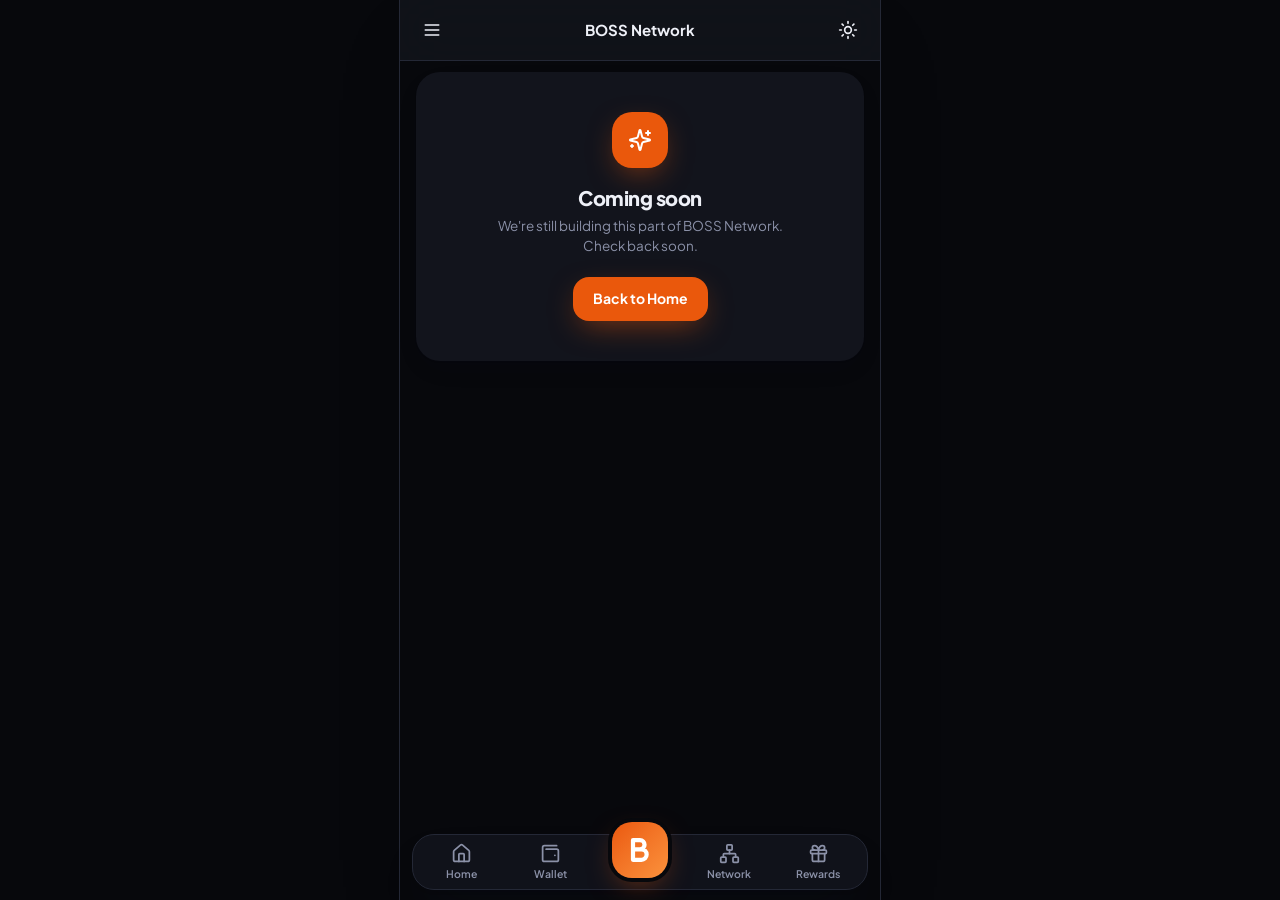
<file: index.html>
<!doctype html>
<html lang="en" data-accent="violet">
  <head>
    <meta charset="utf-8" />
    <meta name="viewport" content="width=device-width, initial-scale=1, viewport-fit=cover" />
    <title>BOSS Network</title>
    <meta name="description" content="BOSS Network — Building Opportunities, Skills, and Success." />
    <meta name="theme-color" content="#ea580c" />
    <link rel="icon" href="/icon.svg?v=2" type="image/svg+xml" />
    <link rel="preconnect" href="https://fonts.googleapis.com" />
    <link rel="preconnect" href="https://fonts.gstatic.com" crossorigin />
    <link rel="stylesheet" href="https://fonts.googleapis.com/css2?family=Plus+Jakarta+Sans:wght@400;500;600;700;800&display=swap" />
    <script>
      /* Runs before paint: applies saved theme + accent to avoid a flash */
      (function(){try{var d=document.documentElement,t=localStorage.getItem('bossnetwork-theme')||'dark',a=localStorage.getItem('bossnetwork-accent')||'orange';
      if(t==='dark'||(t==='auto'&&matchMedia('(prefers-color-scheme: dark)').matches))d.classList.add('dark');if(a)d.setAttribute('data-accent',a);}catch(e){}})();
    </script>
    <script type="module" crossorigin src="/assets/index-Dy8olaq3.js"></script>
    <link rel="stylesheet" crossorigin href="/assets/index-DtK_Y1rD.css">
  </head>
  <body>
    <div id="root"></div>
  </body>
</html>
</file>
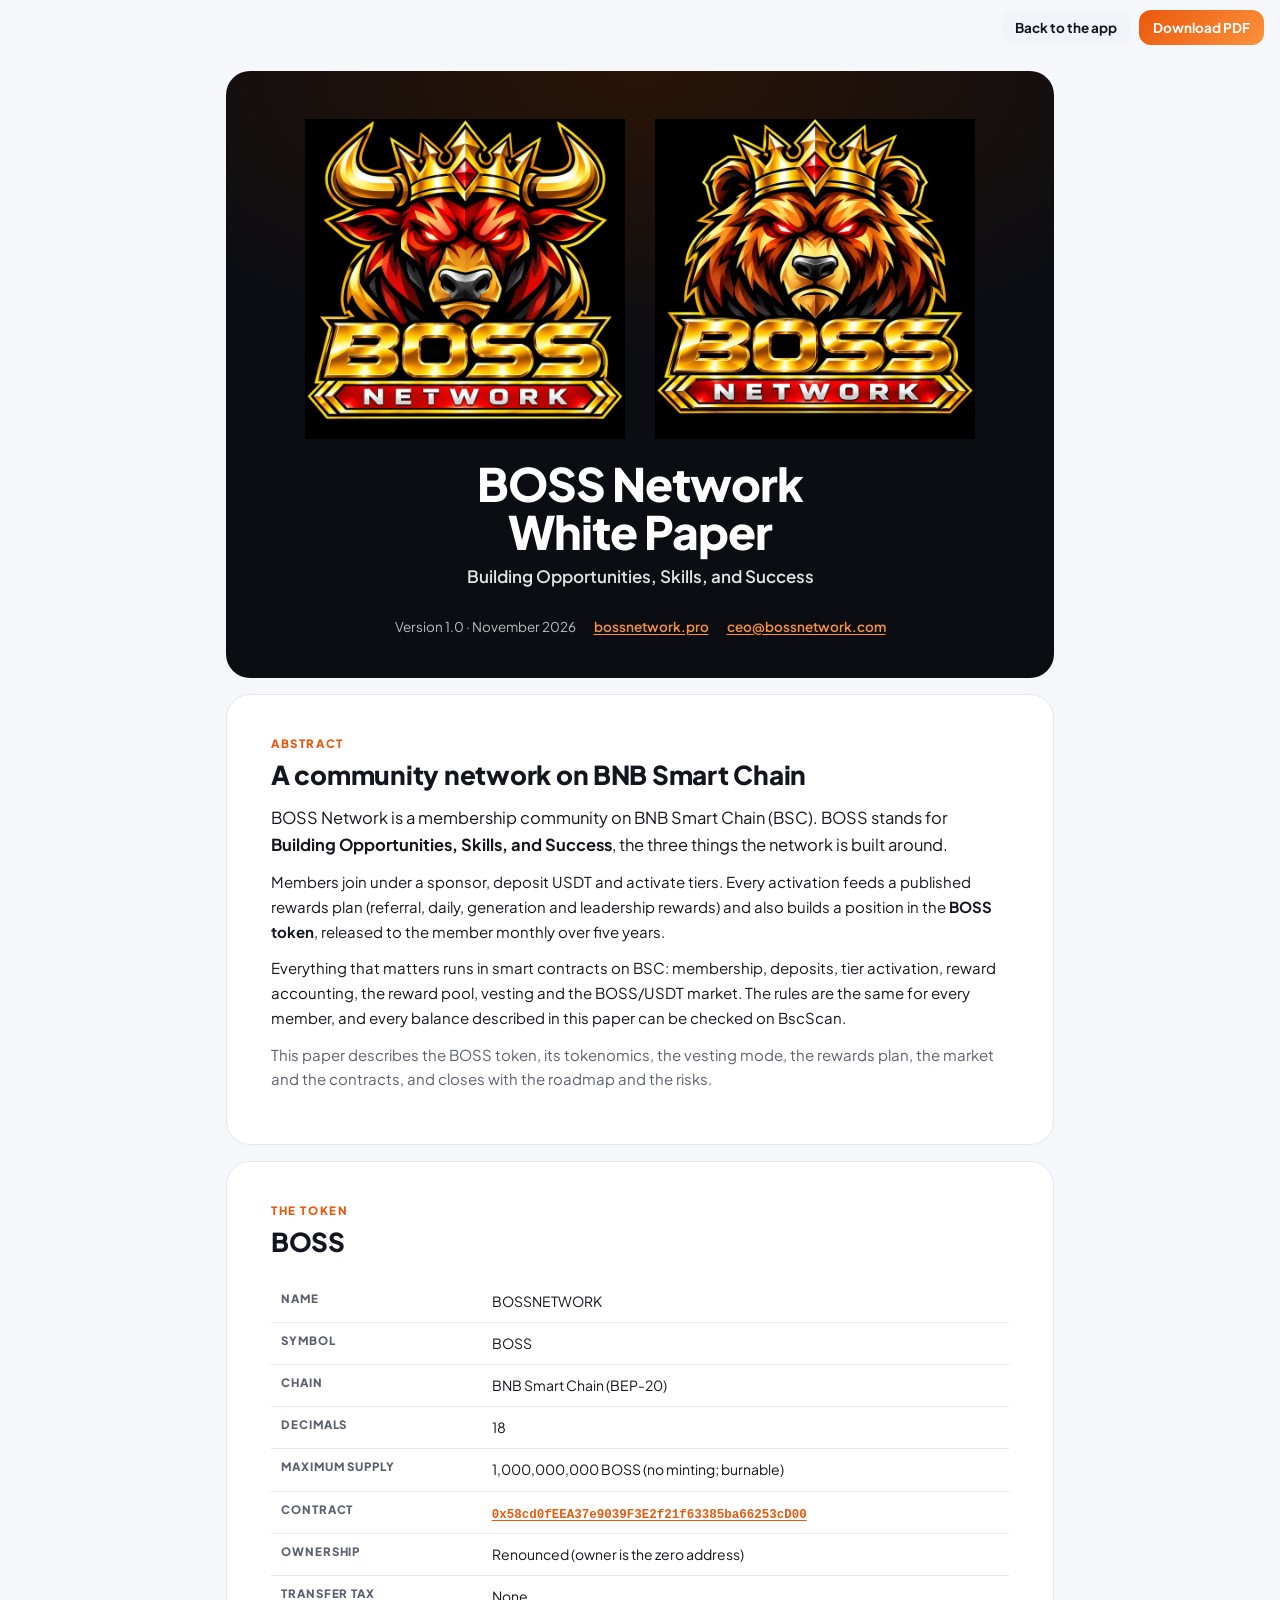
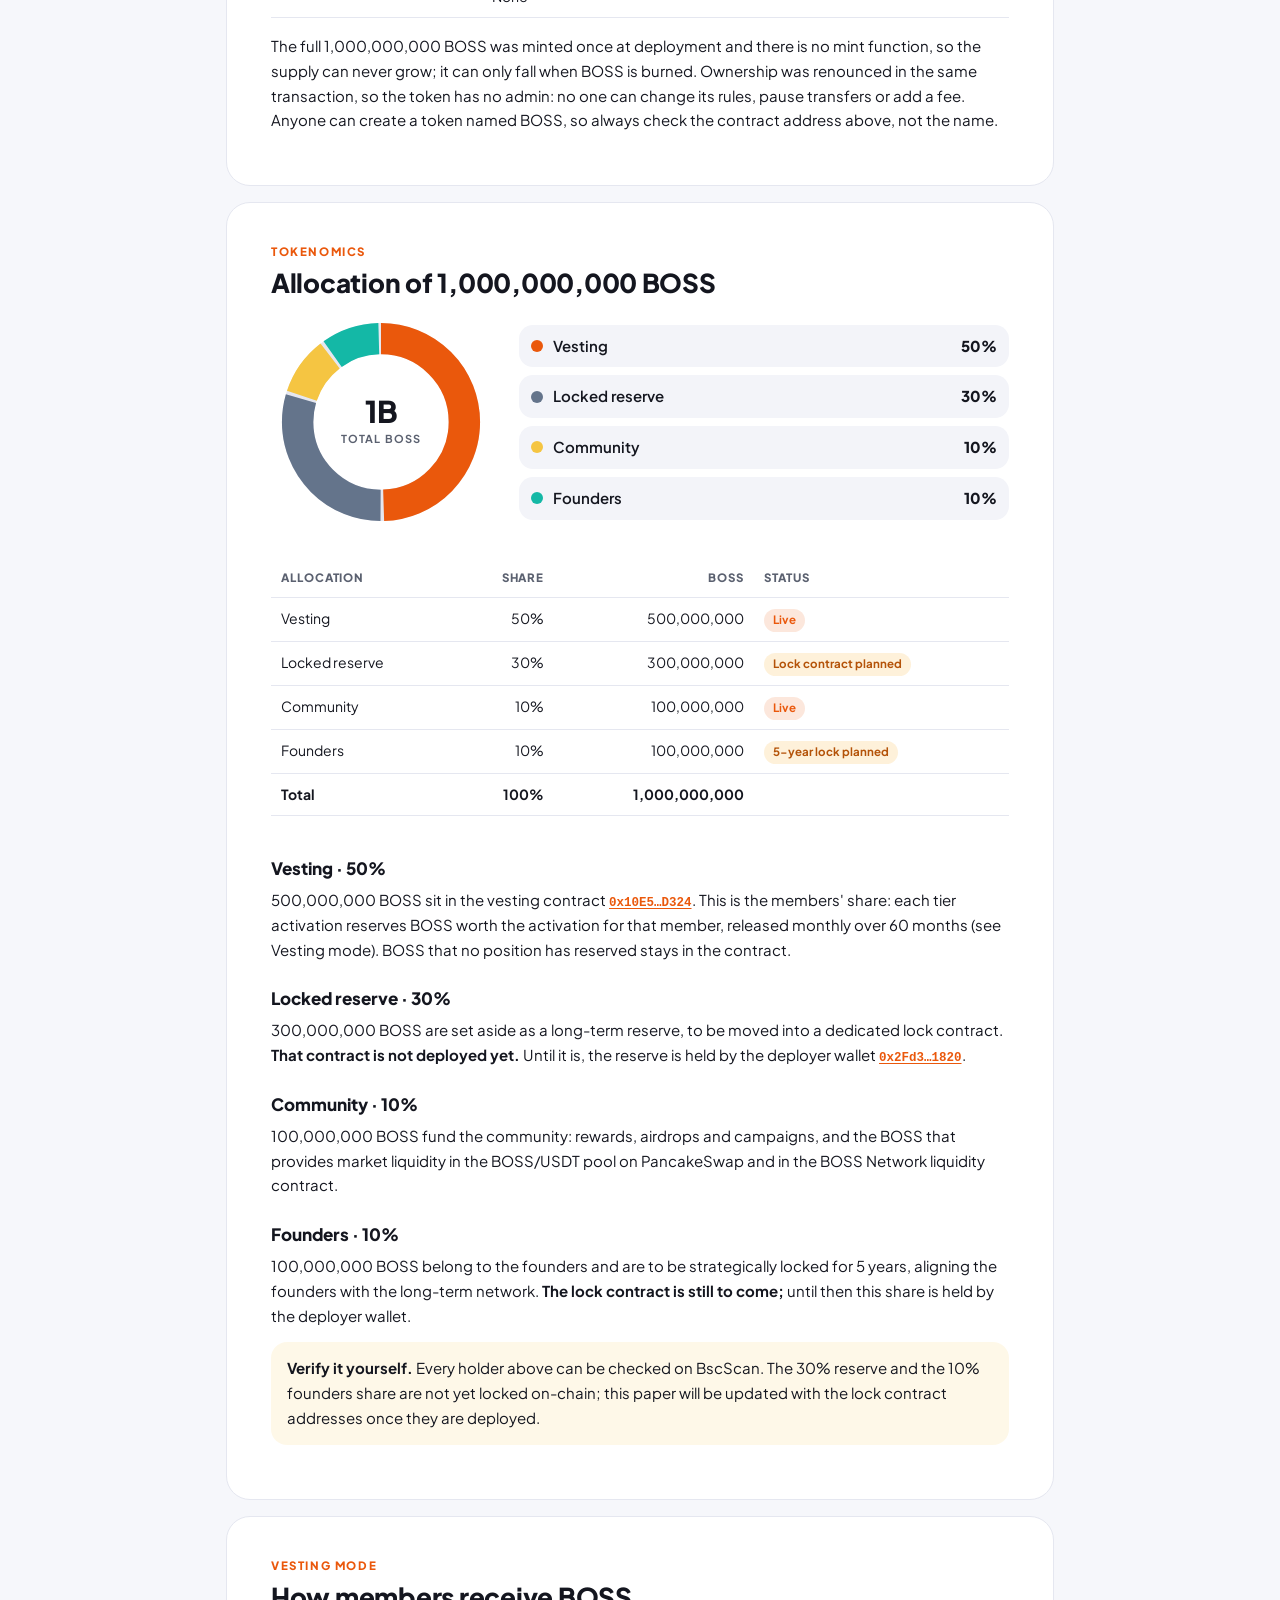
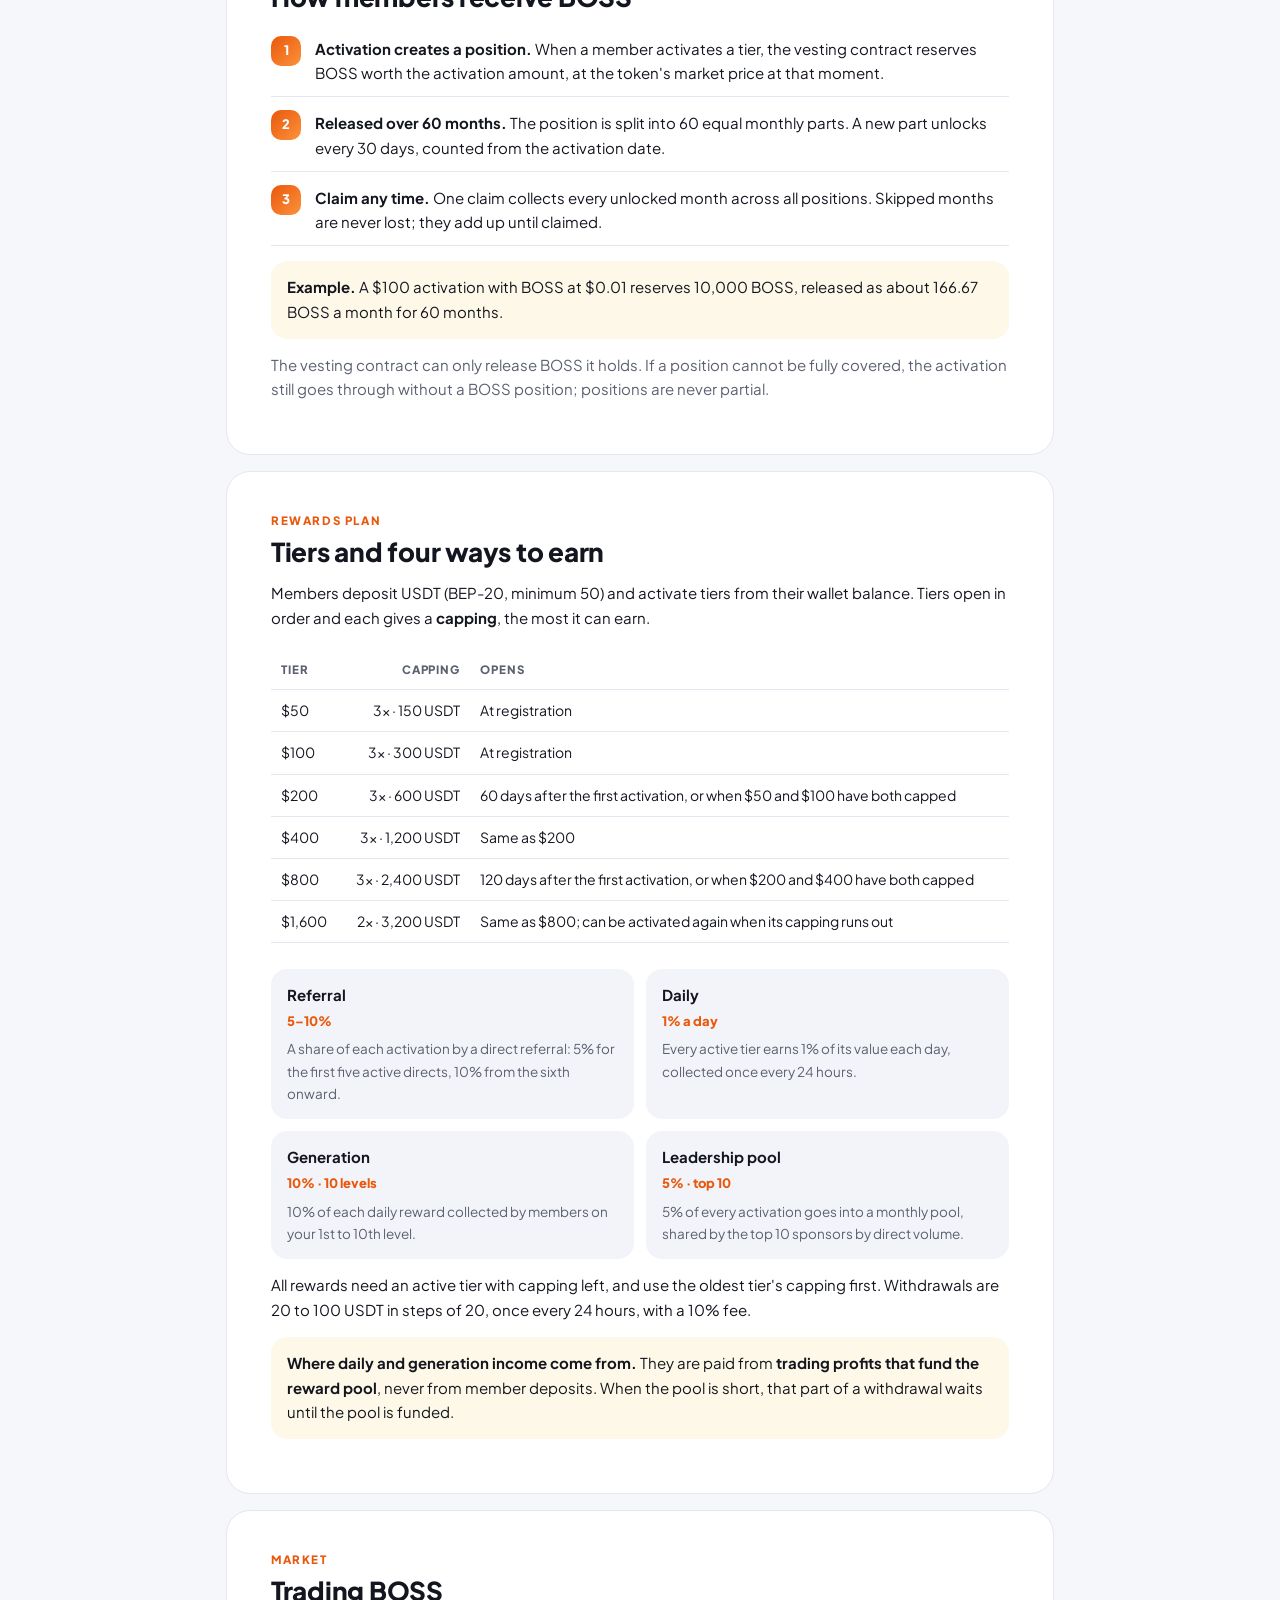
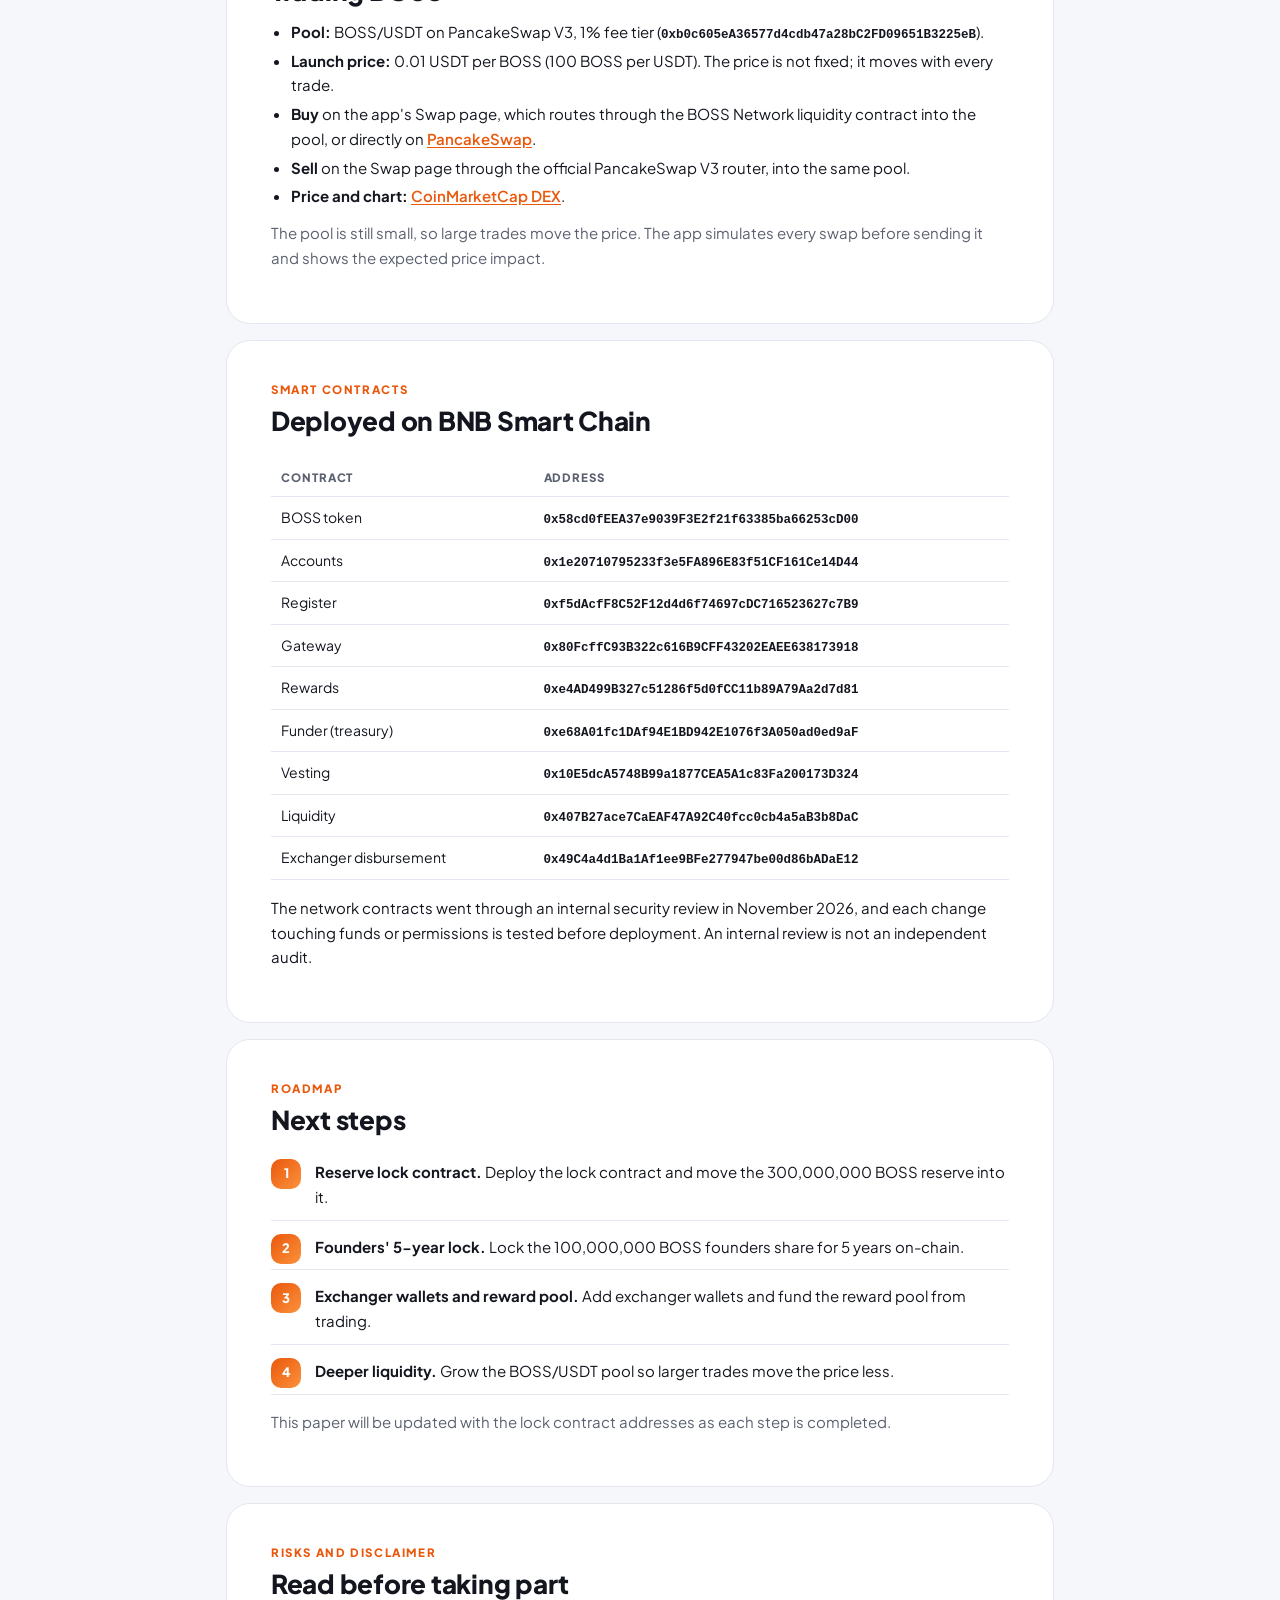
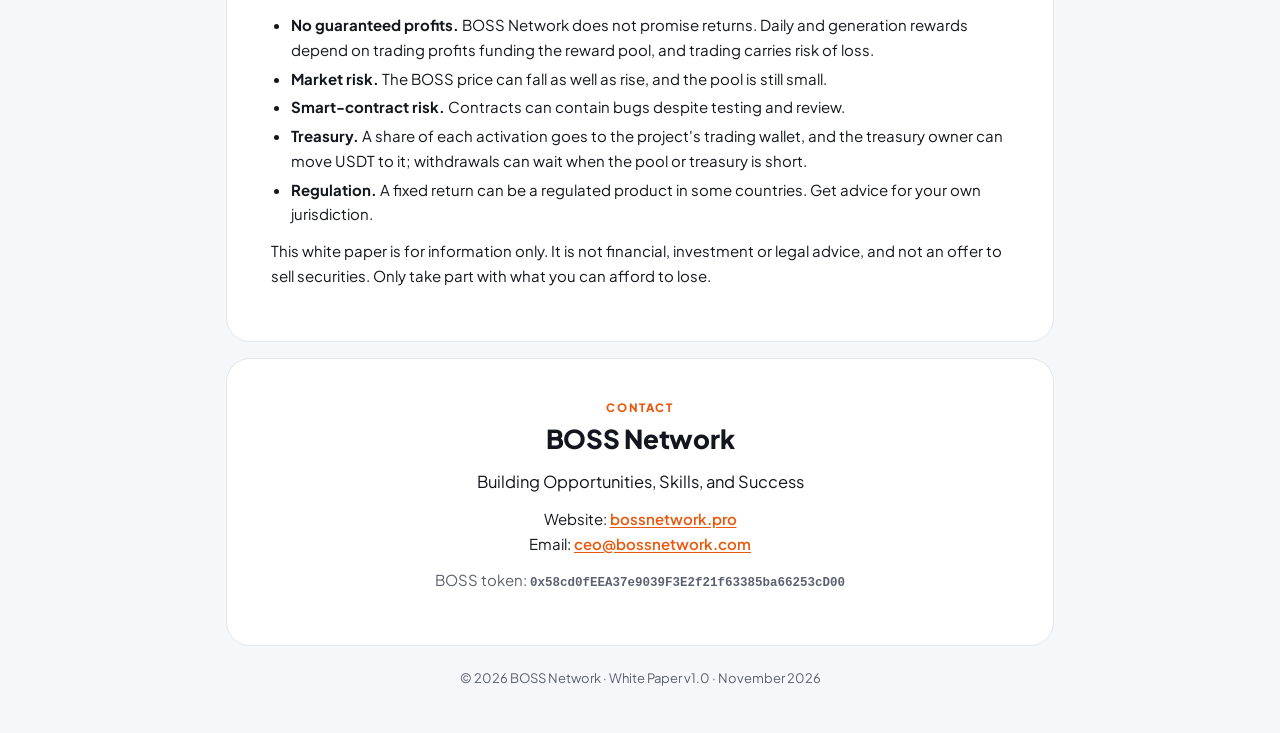
<file: whitepaper/index.html>
<!doctype html>
<html lang="en">
<head>
<meta charset="utf-8">
<meta name="viewport" content="width=device-width, initial-scale=1">
<title>BOSS Network White Paper</title>
<meta name="description" content="BOSS Network white paper: the BOSS token, tokenomics, vesting, rewards plan and smart contracts on BNB Smart Chain.">
<meta name="theme-color" content="#ea580c">
<link rel="icon" type="image/svg+xml" href="/icon.svg?v=2">
<link rel="preconnect" href="https://fonts.googleapis.com">
<link rel="preconnect" href="https://fonts.gstatic.com" crossorigin>
<link href="https://fonts.googleapis.com/css2?family=Plus+Jakarta+Sans:wght@400;500;600;700;800&display=swap" rel="stylesheet">
<!--
  Static page, copied into dist by Vite and served at /whitepaper/. The tokenomics numbers repeat
  src/config/tokenomics.js as literals (a static page can't import JS): change both together.
  Honesty rule: the 30% reserve and 10% founders share are NOT locked on-chain yet. Keep "planned"
  wording until a lock contract holds them.
-->
<style>
  :root {
    --brand: #ea580c; --brand-2: #fb923c; --gold: #f5c542;
    --bg: #f6f7fb; --paper: #ffffff; --ink: #14161f; --muted: #5b6170; --line: #e5e7f0; --soft: #f3f4f9;
    --cover: #0b0d13;
  }
  @media (prefers-color-scheme: dark) {
    :root { --bg: #0b0d13; --paper: #12141c; --ink: #f1f2f6; --muted: #a0a6b5; --line: #262a36; --soft: #1a1d27; }
  }
  * { box-sizing: border-box; }
  html { -webkit-text-size-adjust: 100%; }
  body { margin: 0; background: var(--bg); color: var(--ink); font: 400 15px/1.65 "Plus Jakarta Sans", Arial, Helvetica, sans-serif; }
  a { color: var(--brand); font-weight: 600; text-underline-offset: 2px; }
  code { font: 600 12.5px/1.4 ui-monospace, SFMono-Regular, Menlo, Consolas, monospace; word-break: break-all; }
  .toolbar { position: sticky; top: 0; z-index: 5; display: flex; gap: 8px; justify-content: flex-end; padding: 10px 16px; background: color-mix(in srgb, var(--bg) 85%, transparent); backdrop-filter: blur(10px); }
  .btn { display: inline-flex; align-items: center; gap: 6px; border: 0; border-radius: 12px; padding: 9px 14px; font: 700 13.5px "Plus Jakarta Sans", Arial, sans-serif; cursor: pointer; text-decoration: none; }
  .btn-primary { background: linear-gradient(135deg, var(--brand), var(--brand-2)); color: #fff; }
  .btn-ghost { background: var(--soft); color: var(--ink); }
  main { max-width: 860px; margin: 0 auto; padding: 0 16px 48px; }
  .page { background: var(--paper); border: 1px solid var(--line); border-radius: 24px; padding: 40px 44px; margin-top: 16px; }
  @media (max-width: 640px) { .page { padding: 26px 20px; border-radius: 20px; } }

  /* Cover */
  .cover { background: radial-gradient(120% 80% at 50% 0%, #2a1406 0%, var(--cover) 60%); color: #fff; border: 0; text-align: center; padding: 48px 32px 40px; overflow: hidden; }
  .logos { display: flex; justify-content: center; gap: 4%; }
  .logos img { width: 44%; max-width: 320px; height: auto; display: block; }
  .cover .eyebrow { color: var(--gold); }
  .cover h1 { margin: 20px 0 6px; font-size: clamp(30px, 6vw, 46px); line-height: 1.05; font-weight: 800; letter-spacing: -.02em; }
  .cover .tag { margin: 0; font-size: 17px; font-weight: 600; color: rgba(255,255,255,.88); }
  .cover .meta { margin-top: 26px; display: flex; flex-wrap: wrap; justify-content: center; gap: 8px 18px; font-size: 13.5px; color: rgba(255,255,255,.72); }
  .cover .meta a { color: var(--brand-2); }

  .eyebrow { font-size: 11.5px; font-weight: 800; letter-spacing: .14em; text-transform: uppercase; color: var(--brand); margin: 0; }
  h2 { font-size: 26px; line-height: 1.15; margin: 6px 0 14px; font-weight: 800; letter-spacing: -.01em; }
  h3 { font-size: 17px; margin: 22px 0 6px; font-weight: 800; }
  p { margin: 0 0 12px; }
  .muted { color: var(--muted); }
  .lead { font-size: 16.5px; }
  ul { margin: 0 0 12px; padding-left: 20px; }
  li { margin: 4px 0; }

  table { width: 100%; border-collapse: collapse; margin: 10px 0 16px; font-size: 14px; }
  th, td { text-align: left; padding: 9px 10px; border-bottom: 1px solid var(--line); vertical-align: top; }
  th { font-size: 11.5px; letter-spacing: .08em; text-transform: uppercase; color: var(--muted); font-weight: 800; }
  td.num, th.num { text-align: right; white-space: nowrap; }
  .table-wrap { overflow-x: auto; }

  .alloc { display: grid; grid-template-columns: 220px 1fr; gap: 28px; align-items: center; margin: 8px 0 18px; }
  @media (max-width: 640px) { .alloc { grid-template-columns: 1fr; justify-items: center; } }
  .donut { position: relative; width: 220px; height: 220px; }
  .donut svg { width: 100%; height: 100%; transform: rotate(-90deg); }
  .donut .center { position: absolute; inset: 0; display: grid; place-content: center; text-align: center; }
  .donut .center b { font-size: 30px; font-weight: 800; line-height: 1; }
  .donut .center span { font-size: 11px; letter-spacing: .1em; text-transform: uppercase; color: var(--muted); font-weight: 700; margin-top: 4px; }
  .legend { display: grid; gap: 8px; width: 100%; }
  .legend div { display: flex; align-items: center; gap: 10px; background: var(--soft); border-radius: 14px; padding: 9px 12px; }
  .legend i { width: 12px; height: 12px; border-radius: 50%; flex: none; }
  .legend span { flex: 1; font-weight: 600; }
  .legend b { font-weight: 800; }

  .chip { display: inline-block; border-radius: 999px; padding: 2px 9px; font-size: 11.5px; font-weight: 700; white-space: nowrap; }
  .chip-live { background: color-mix(in srgb, var(--brand) 14%, transparent); color: var(--brand); }
  .chip-plan { background: rgba(245,158,11,.15); color: #b45309; }
  @media (prefers-color-scheme: dark) { .chip-plan { color: #fbbf24; } }

  .note { background: rgba(245,197,66,.12); border-radius: 16px; padding: 14px 16px; margin: 14px 0; }
  .note p:last-child { margin: 0; }
  .grid4 { display: grid; grid-template-columns: repeat(2, 1fr); gap: 12px; margin: 10px 0 14px; }
  @media (max-width: 640px) { .grid4 { grid-template-columns: 1fr; } }
  .box { background: var(--soft); border-radius: 16px; padding: 14px 16px; }
  .box b { display: block; font-size: 15px; }
  .box .rate { color: var(--brand); font-weight: 800; font-size: 13px; }
  .box p { margin: 6px 0 0; font-size: 13.5px; color: var(--muted); }
  ol.road { counter-reset: r; list-style: none; padding: 0; }
  ol.road li { counter-increment: r; position: relative; padding: 10px 0 10px 44px; border-bottom: 1px solid var(--line); }
  ol.road li::before { content: counter(r); position: absolute; left: 0; top: 9px; width: 30px; height: 30px; border-radius: 10px; display: grid; place-items: center; background: linear-gradient(135deg, var(--brand), var(--brand-2)); color: #fff; font-weight: 800; font-size: 13px; }
  footer { text-align: center; font-size: 13px; color: var(--muted); margin-top: 22px; }

  /* Print: A4, white paper, one chapter per page; the cover keeps its dark panel. */
  @page { size: A4; margin: 16mm; }
  @media print {
    :root { --bg: #fff; --paper: #fff; --ink: #14161f; --muted: #4b5160; --line: #dfe2ea; --soft: #f3f4f9; }
    body { font-size: 11pt; background: #fff; }
    .toolbar { display: none; }
    main { max-width: none; padding: 0; }
    .page { border: 0; border-radius: 0; padding: 0; margin: 0; break-before: page; }
    .page.cover { break-before: auto; padding: 18mm 10mm; border-radius: 0; min-height: 255mm; display: flex; flex-direction: column; justify-content: center; }
    .cover, .btn-primary, ol.road li::before, .legend i, .chip, .note, .box, .legend div { -webkit-print-color-adjust: exact; print-color-adjust: exact; }
    .chip-plan { color: #b45309; }
    h2, h3 { break-after: avoid; }
    table, .box, .alloc, .note { break-inside: avoid; }
    a { color: var(--brand); text-decoration: none; }
  }
</style>
</head>
<body>
<div class="toolbar">
  <a class="btn btn-ghost" href="/about/tokenomics">Back to the app</a>
  <button class="btn btn-primary" type="button" onclick="window.print()">Download PDF</button>
</div>

<main>
  <!-- 1. Cover -->
  <section class="page cover">
    <div class="logos">
      <img src="/boss-logo-bull.webp" alt="BOSS Network bull emblem" width="720" height="720">
      <img src="/boss-logo-bear.webp" alt="BOSS Network bear emblem" width="720" height="720">
    </div>
    <h1>BOSS Network<br>White Paper</h1>
    <p class="tag">Building Opportunities, Skills, and Success</p>
    <div class="meta">
      <span>Version 1.0 · November 2026</span>
      <a href="https://bossnetwork.pro">bossnetwork.pro</a>
      <a href="mailto:ceo@bossnetwork.com">ceo@bossnetwork.com</a>
    </div>
  </section>

  <!-- 2. Abstract -->
  <section class="page">
    <p class="eyebrow">Abstract</p>
    <h2>A community network on BNB Smart Chain</h2>
    <p class="lead">BOSS Network is a membership community on BNB Smart Chain (BSC). BOSS stands for <b>Building Opportunities, Skills, and Success</b>, the three things the network is built around.</p>
    <p>Members join under a sponsor, deposit USDT and activate tiers. Every activation feeds a published rewards plan (referral, daily, generation and leadership rewards) and also builds a position in the <b>BOSS token</b>, released to the member monthly over five years.</p>
    <p>Everything that matters runs in smart contracts on BSC: membership, deposits, tier activation, reward accounting, the reward pool, vesting and the BOSS/USDT market. The rules are the same for every member, and every balance described in this paper can be checked on BscScan.</p>
    <p class="muted">This paper describes the BOSS token, its tokenomics, the vesting mode, the rewards plan, the market and the contracts, and closes with the roadmap and the risks.</p>
  </section>

  <!-- 3. The BOSS token -->
  <section class="page">
    <p class="eyebrow">The token</p>
    <h2>BOSS</h2>
    <div class="table-wrap"><table>
      <tr><th>Name</th><td>BOSSNETWORK</td></tr>
      <tr><th>Symbol</th><td>BOSS</td></tr>
      <tr><th>Chain</th><td>BNB Smart Chain (BEP-20)</td></tr>
      <tr><th>Decimals</th><td>18</td></tr>
      <tr><th>Maximum supply</th><td>1,000,000,000 BOSS (no minting; burnable)</td></tr>
      <tr><th>Contract</th><td><a href="https://bscscan.com/token/0x58cd0fEEA37e9039F3E2f21f63385ba66253cD00"><code>0x58cd0fEEA37e9039F3E2f21f63385ba66253cD00</code></a></td></tr>
      <tr><th>Ownership</th><td>Renounced (owner is the zero address)</td></tr>
      <tr><th>Transfer tax</th><td>None</td></tr>
    </table></div>
    <p>The full 1,000,000,000 BOSS was minted once at deployment and there is no mint function, so the supply can never grow; it can only fall when BOSS is burned. Ownership was renounced in the same transaction, so the token has no admin: no one can change its rules, pause transfers or add a fee. Anyone can create a token named BOSS, so always check the contract address above, not the name.</p>
  </section>

  <!-- 4. Tokenomics -->
  <section class="page">
    <p class="eyebrow">Tokenomics</p>
    <h2>Allocation of 1,000,000,000 BOSS</h2>
    <div class="alloc">
      <div class="donut">
        <svg viewBox="0 0 42 42" role="img" aria-label="BOSS allocation: 50% vesting, 30% locked reserve, 10% community, 10% founders">
          <circle cx="21" cy="21" r="15.915" fill="none" stroke="var(--line)" stroke-width="6"/>
          <circle cx="21" cy="21" r="15.915" fill="none" stroke="#ea580c" stroke-width="6" stroke-dasharray="49.4 50.6" stroke-dashoffset="0"/>
          <circle cx="21" cy="21" r="15.915" fill="none" stroke="#64748b" stroke-width="6" stroke-dasharray="29.4 70.6" stroke-dashoffset="-50"/>
          <circle cx="21" cy="21" r="15.915" fill="none" stroke="#f5c542" stroke-width="6" stroke-dasharray="9.4 90.6" stroke-dashoffset="-80"/>
          <circle cx="21" cy="21" r="15.915" fill="none" stroke="#14b8a6" stroke-width="6" stroke-dasharray="9.4 90.6" stroke-dashoffset="-90"/>
        </svg>
        <div class="center"><b>1B</b><span>Total BOSS</span></div>
      </div>
      <div class="legend">
        <div><i style="background:#ea580c"></i><span>Vesting</span><b>50%</b></div>
        <div><i style="background:#64748b"></i><span>Locked reserve</span><b>30%</b></div>
        <div><i style="background:#f5c542"></i><span>Community</span><b>10%</b></div>
        <div><i style="background:#14b8a6"></i><span>Founders</span><b>10%</b></div>
      </div>
    </div>

    <div class="table-wrap"><table>
      <tr><th>Allocation</th><th class="num">Share</th><th class="num">BOSS</th><th>Status</th></tr>
      <tr><td>Vesting</td><td class="num">50%</td><td class="num">500,000,000</td><td><span class="chip chip-live">Live</span></td></tr>
      <tr><td>Locked reserve</td><td class="num">30%</td><td class="num">300,000,000</td><td><span class="chip chip-plan">Lock contract planned</span></td></tr>
      <tr><td>Community</td><td class="num">10%</td><td class="num">100,000,000</td><td><span class="chip chip-live">Live</span></td></tr>
      <tr><td>Founders</td><td class="num">10%</td><td class="num">100,000,000</td><td><span class="chip chip-plan">5-year lock planned</span></td></tr>
      <tr><td><b>Total</b></td><td class="num"><b>100%</b></td><td class="num"><b>1,000,000,000</b></td><td></td></tr>
    </table></div>

    <h3>Vesting · 50%</h3>
    <p>500,000,000 BOSS sit in the vesting contract <a href="https://bscscan.com/token/0x58cd0fEEA37e9039F3E2f21f63385ba66253cD00?a=0x10E5dcA5748B99a1877CEA5A1c83Fa200173D324"><code>0x10E5…D324</code></a>. This is the members' share: each tier activation reserves BOSS worth the activation for that member, released monthly over 60 months (see Vesting mode). BOSS that no position has reserved stays in the contract.</p>

    <h3>Locked reserve · 30%</h3>
    <p>300,000,000 BOSS are set aside as a long-term reserve, to be moved into a dedicated lock contract. <b>That contract is not deployed yet.</b> Until it is, the reserve is held by the deployer wallet <a href="https://bscscan.com/token/0x58cd0fEEA37e9039F3E2f21f63385ba66253cD00?a=0x2Fd3A13c824E8676865c56e4Cb3c006030671820"><code>0x2Fd3…1820</code></a>.</p>

    <h3>Community · 10%</h3>
    <p>100,000,000 BOSS fund the community: rewards, airdrops and campaigns, and the BOSS that provides market liquidity in the BOSS/USDT pool on PancakeSwap and in the BOSS Network liquidity contract.</p>

    <h3>Founders · 10%</h3>
    <p>100,000,000 BOSS belong to the founders and are to be strategically locked for 5 years, aligning the founders with the long-term network. <b>The lock contract is still to come;</b> until then this share is held by the deployer wallet.</p>

    <div class="note"><p><b>Verify it yourself.</b> Every holder above can be checked on BscScan. The 30% reserve and the 10% founders share are not yet locked on-chain; this paper will be updated with the lock contract addresses once they are deployed.</p></div>
  </section>

  <!-- 5. Vesting mode -->
  <section class="page">
    <p class="eyebrow">Vesting mode</p>
    <h2>How members receive BOSS</h2>
    <ol class="road">
      <li><b>Activation creates a position.</b> When a member activates a tier, the vesting contract reserves BOSS worth the activation amount, at the token's market price at that moment.</li>
      <li><b>Released over 60 months.</b> The position is split into 60 equal monthly parts. A new part unlocks every 30 days, counted from the activation date.</li>
      <li><b>Claim any time.</b> One claim collects every unlocked month across all positions. Skipped months are never lost; they add up until claimed.</li>
    </ol>
    <div class="note"><p><b>Example.</b> A $100 activation with BOSS at $0.01 reserves 10,000 BOSS, released as about 166.67 BOSS a month for 60 months.</p></div>
    <p class="muted">The vesting contract can only release BOSS it holds. If a position cannot be fully covered, the activation still goes through without a BOSS position; positions are never partial.</p>
  </section>

  <!-- 6. Rewards plan -->
  <section class="page">
    <p class="eyebrow">Rewards plan</p>
    <h2>Tiers and four ways to earn</h2>
    <p>Members deposit USDT (BEP-20, minimum 50) and activate tiers from their wallet balance. Tiers open in order and each gives a <b>capping</b>, the most it can earn.</p>
    <div class="table-wrap"><table>
      <tr><th>Tier</th><th class="num">Capping</th><th>Opens</th></tr>
      <tr><td>$50</td><td class="num">3x · 150 USDT</td><td>At registration</td></tr>
      <tr><td>$100</td><td class="num">3x · 300 USDT</td><td>At registration</td></tr>
      <tr><td>$200</td><td class="num">3x · 600 USDT</td><td>60 days after the first activation, or when $50 and $100 have both capped</td></tr>
      <tr><td>$400</td><td class="num">3x · 1,200 USDT</td><td>Same as $200</td></tr>
      <tr><td>$800</td><td class="num">3x · 2,400 USDT</td><td>120 days after the first activation, or when $200 and $400 have both capped</td></tr>
      <tr><td>$1,600</td><td class="num">2x · 3,200 USDT</td><td>Same as $800; can be activated again when its capping runs out</td></tr>
    </table></div>
    <div class="grid4">
      <div class="box"><b>Referral</b><span class="rate">5–10%</span><p>A share of each activation by a direct referral: 5% for the first five active directs, 10% from the sixth onward.</p></div>
      <div class="box"><b>Daily</b><span class="rate">1% a day</span><p>Every active tier earns 1% of its value each day, collected once every 24 hours.</p></div>
      <div class="box"><b>Generation</b><span class="rate">10% · 10 levels</span><p>10% of each daily reward collected by members on your 1st to 10th level.</p></div>
      <div class="box"><b>Leadership pool</b><span class="rate">5% · top 10</span><p>5% of every activation goes into a monthly pool, shared by the top 10 sponsors by direct volume.</p></div>
    </div>
    <p>All rewards need an active tier with capping left, and use the oldest tier's capping first. Withdrawals are 20 to 100 USDT in steps of 20, once every 24 hours, with a 10% fee.</p>
    <div class="note"><p><b>Where daily and generation income come from.</b> They are paid from <b>trading profits that fund the reward pool</b>, never from member deposits. When the pool is short, that part of a withdrawal waits until the pool is funded.</p></div>
  </section>

  <!-- 7. Market and liquidity -->
  <section class="page">
    <p class="eyebrow">Market</p>
    <h2>Trading BOSS</h2>
    <ul>
      <li><b>Pool:</b> BOSS/USDT on PancakeSwap V3, 1% fee tier (<code>0xb0c605eA36577d4cdb47a28bC2FD09651B3225eB</code>).</li>
      <li><b>Launch price:</b> 0.01 USDT per BOSS (100 BOSS per USDT). The price is not fixed; it moves with every trade.</li>
      <li><b>Buy</b> on the app's Swap page, which routes through the BOSS Network liquidity contract into the pool, or directly on <a href="https://pancake.xyz/swap?inputCurrency=0x55d398326f99059fF775485246999027B3197955&amp;outputCurrency=0x58cd0fEEA37e9039F3E2f21f63385ba66253cD00&amp;chain=bsc">PancakeSwap</a>.</li>
      <li><b>Sell</b> on the Swap page through the official PancakeSwap V3 router, into the same pool.</li>
      <li><b>Price and chart:</b> <a href="https://dex.coinmarketcap.com/token/bsc/0x58cd0feea37e9039f3e2f21f63385ba66253cd00/">CoinMarketCap DEX</a>.</li>
    </ul>
    <p class="muted">The pool is still small, so large trades move the price. The app simulates every swap before sending it and shows the expected price impact.</p>
  </section>

  <!-- 8. Smart contracts -->
  <section class="page">
    <p class="eyebrow">Smart contracts</p>
    <h2>Deployed on BNB Smart Chain</h2>
    <div class="table-wrap"><table>
      <tr><th>Contract</th><th>Address</th></tr>
      <tr><td>BOSS token</td><td><code>0x58cd0fEEA37e9039F3E2f21f63385ba66253cD00</code></td></tr>
      <tr><td>Accounts</td><td><code>0x1e20710795233f3e5FA896E83f51CF161Ce14D44</code></td></tr>
      <tr><td>Register</td><td><code>0xf5dAcfF8C52F12d4d6f74697cDC716523627c7B9</code></td></tr>
      <tr><td>Gateway</td><td><code>0x80FcffC93B322c616B9CFF43202EAEE638173918</code></td></tr>
      <tr><td>Rewards</td><td><code>0xe4AD499B327c51286f5d0fCC11b89A79Aa2d7d81</code></td></tr>
      <tr><td>Funder (treasury)</td><td><code>0xe68A01fc1DAf94E1BD942E1076f3A050ad0ed9aF</code></td></tr>
      <tr><td>Vesting</td><td><code>0x10E5dcA5748B99a1877CEA5A1c83Fa200173D324</code></td></tr>
      <tr><td>Liquidity</td><td><code>0x407B27ace7CaEAF47A92C40fcc0cb4a5aB3b8DaC</code></td></tr>
      <tr><td>Exchanger disbursement</td><td><code>0x49C4a4d1Ba1Af1ee9BFe277947be00d86bADaE12</code></td></tr>
    </table></div>
    <p>The network contracts went through an internal security review in November 2026, and each change touching funds or permissions is tested before deployment. An internal review is not an independent audit.</p>
  </section>

  <!-- 9. Roadmap -->
  <section class="page">
    <p class="eyebrow">Roadmap</p>
    <h2>Next steps</h2>
    <ol class="road">
      <li><b>Reserve lock contract.</b> Deploy the lock contract and move the 300,000,000 BOSS reserve into it.</li>
      <li><b>Founders' 5-year lock.</b> Lock the 100,000,000 BOSS founders share for 5 years on-chain.</li>
      <li><b>Exchanger wallets and reward pool.</b> Add exchanger wallets and fund the reward pool from trading.</li>
      <li><b>Deeper liquidity.</b> Grow the BOSS/USDT pool so larger trades move the price less.</li>
    </ol>
    <p class="muted">This paper will be updated with the lock contract addresses as each step is completed.</p>
  </section>

  <!-- 10. Risks -->
  <section class="page">
    <p class="eyebrow">Risks and disclaimer</p>
    <h2>Read before taking part</h2>
    <ul>
      <li><b>No guaranteed profits.</b> BOSS Network does not promise returns. Daily and generation rewards depend on trading profits funding the reward pool, and trading carries risk of loss.</li>
      <li><b>Market risk.</b> The BOSS price can fall as well as rise, and the pool is still small.</li>
      <li><b>Smart-contract risk.</b> Contracts can contain bugs despite testing and review.</li>
      <li><b>Treasury.</b> A share of each activation goes to the project's trading wallet, and the treasury owner can move USDT to it; withdrawals can wait when the pool or treasury is short.</li>
      <li><b>Regulation.</b> A fixed return can be a regulated product in some countries. Get advice for your own jurisdiction.</li>
    </ul>
    <p>This white paper is for information only. It is not financial, investment or legal advice, and not an offer to sell securities. Only take part with what you can afford to lose.</p>
  </section>

  <!-- 11. Contact -->
  <section class="page" style="text-align:center">
    <p class="eyebrow">Contact</p>
    <h2>BOSS Network</h2>
    <p class="lead">Building Opportunities, Skills, and Success</p>
    <p>Website: <a href="https://bossnetwork.pro">bossnetwork.pro</a><br>Email: <a href="mailto:ceo@bossnetwork.com">ceo@bossnetwork.com</a></p>
    <p class="muted">BOSS token: <code>0x58cd0fEEA37e9039F3E2f21f63385ba66253cD00</code></p>
  </section>

  <footer>© 2026 BOSS Network · White Paper v1.0 · November 2026</footer>
</main>
</body>
</html>
</file>
